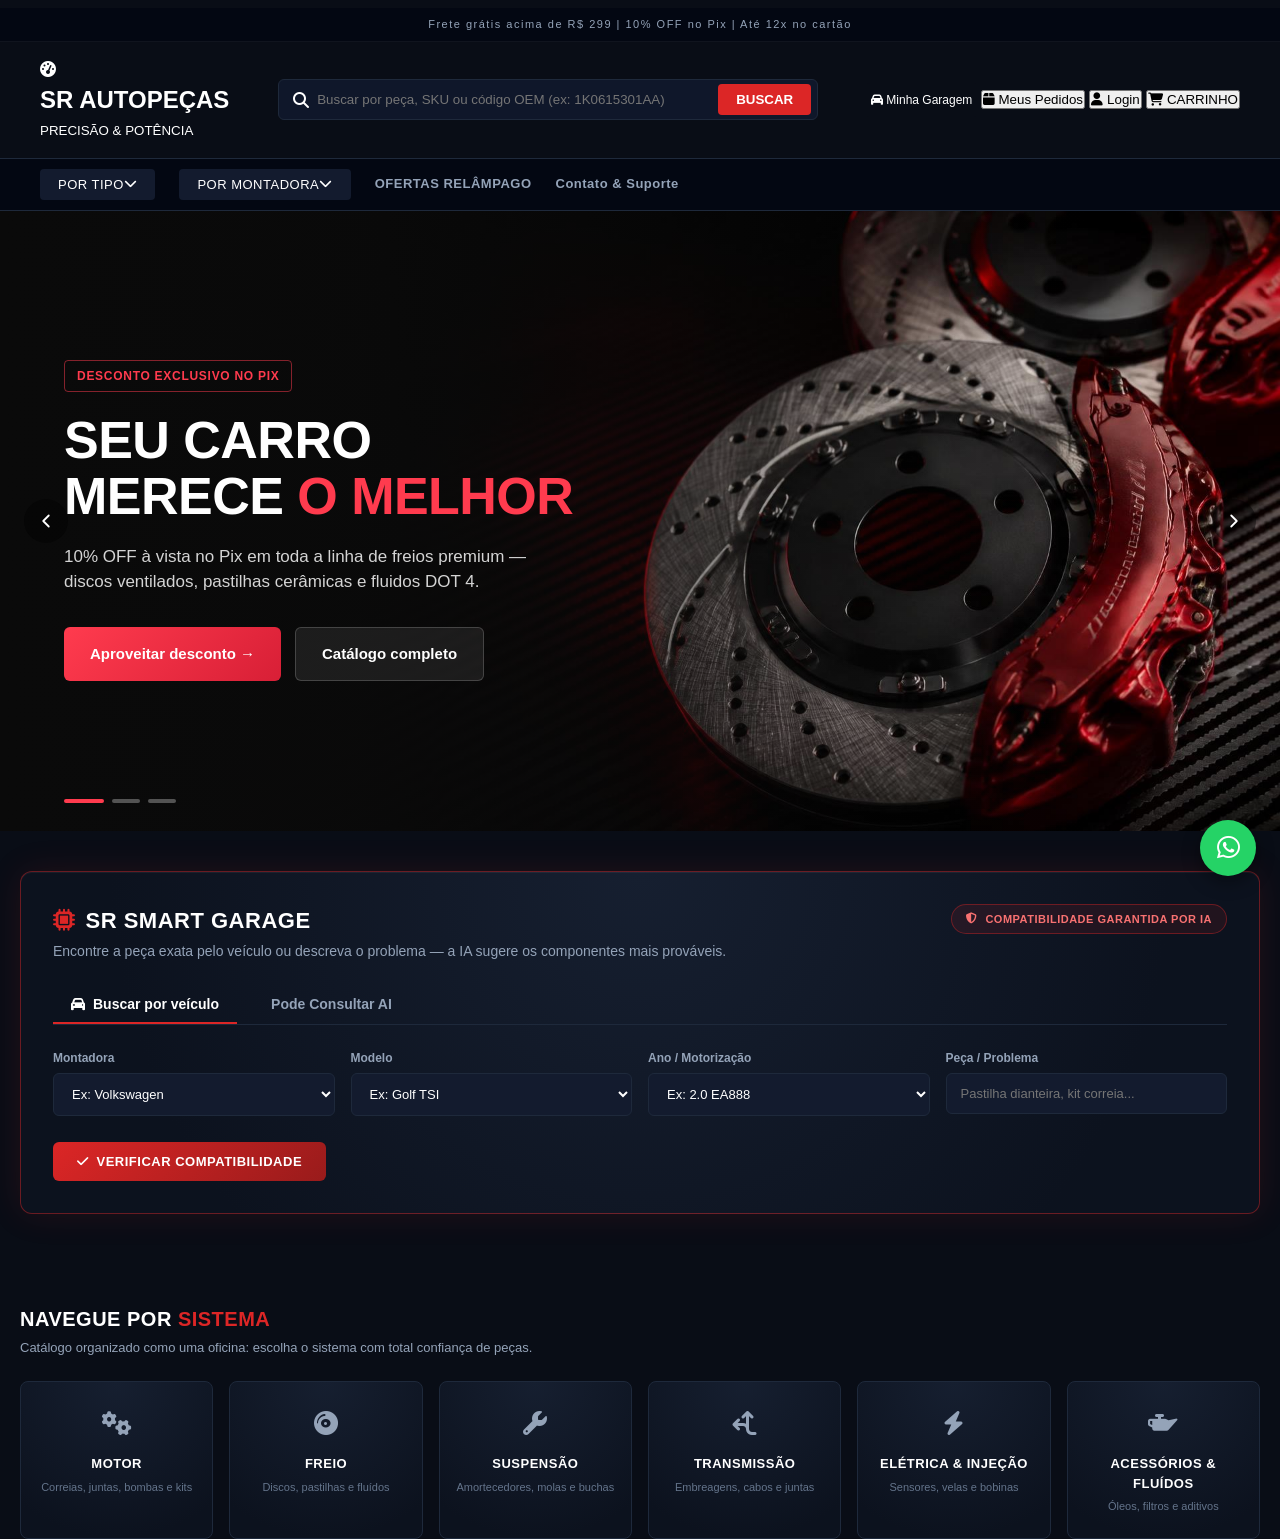
<file: index.html>
<!DOCTYPE html>
<html lang="en">
<head>
    <meta charset="UTF-8">
    <meta name="viewport" content="width=device-width, initial-scale=1.0">
    <link rel="stylesheet" href="style.css">
    <link rel="stylesheet" href="https://cdnjs.cloudflare.com/ajax/libs/font-awesome/6.5.1/css/all.min.css">
    <script src="./script.js" defer></script>
    <title>SR Autopeças</title>
</head>
<body>

  <div class="top-bar">
    <span> Frete grátis acima de R$ 299 | 10% OFF no Pix | Até 12x no cartão </span>
  </div>

  <header class="header">
    <div class="header-main">
      <div class="logo">
        <span class="logo-icon"><i class="fa-solid fa-gauge-high"></i></span>
        <div>
          <h2>SR <span>AUTOPEÇAS</span></h2>
          <small>PRECISÃO & POTÊNCIA</small>
        </div>
      </div>

      <div class="search-box">
        <i class="fa-solid fa-magnifying-glass"></i>
        <input type="text" placeholder="Buscar por peça, SKU ou código OEM (ex: 1K0615301AA)">
        <button class="btn-search">BUSCAR</button>
      </div>

      <nav class="user-actions">
        <button href="#" class="btn-garage"><i class="fa-solid fa-car"></i> Minha Garagem</button>
        <button href="#"><i class="fa-solid fa-box"></i> Meus Pedidos</button>
        <button href="#"><i class="fa-solid fa-user"></i> Login</button>
        <button href="#" class="btn-cart"><i class="fa-solid fa-cart-shopping"></i> CARRINHO</button>
      </nav>
    </div>

   <nav class="nav-bar">
  <!-- Dropdown 1: Por Tipo -->
  <div class="dropdown">
    <button class="dropdown-btn">
      POR TIPO <i class="fa-solid fa-chevron-down"></i>
    </button>
    
    <div class="dropdown-menu">
      <span class="dropdown-header">Categorias técnicas</span>
      
      <a href="#" class="dropdown-item">
        <strong>Motor</strong>
        <small>Correias, juntas, bombas e kits</small>
      </a>

      <a href="#" class="dropdown-item">
        <strong>Freios</strong>
        <small>Discos, pastilhas e fluídos</small>
      </a>

      <a href="#" class="dropdown-item">
        <strong>Suspensão</strong>
        <small>Amortecedores, molas, coxins</small>
      </a>

      <a href="#" class="dropdown-item">
        <strong>Transmissão</strong>
        <small>Embreagens e homocinéticas</small>
      </a>

      <a href="#" class="dropdown-item">
        <strong>Elétrica & Injeção</strong>
        <small>Velas, bobinas, sensores</small>
      </a>

      <a href="#" class="dropdown-item">
        <strong>Acessórios & Fluídos</strong>
        <small>Óleos, filtros e performance</small>
      </a>
    </div>
  </div>

  <!-- Dropdown 2: Por Montadora -->
  <div class="dropdown">
    <button class="dropdown-btn">
      POR MONTADORA <i class="fa-solid fa-chevron-down"></i>
    </button>
    
    <div class="dropdown-menu">
      <span class="dropdown-header">Montadoras atendidas</span>
      
      <a href="#" class="dropdown-item-simple">Volkswagen</a>
      <a href="#" class="dropdown-item-simple">Chevrolet</a>
      <a href="#" class="dropdown-item-simple">Fiat</a>
      <a href="#" class="dropdown-item-simple">Ford</a>
      <a href="#" class="dropdown-item-simple">Toyota</a>
      <a href="#" class="dropdown-item-simple">Honda</a>
      <a href="#" class="dropdown-item-simple">Hyundai</a>
      <a href="#" class="dropdown-item-simple">Renault</a>
      <a href="#" class="dropdown-item-simple">Jeep</a>
      <a href="#" class="dropdown-item-simple">Peugeot</a>
    </div>
  </div>

  
  <a href="#" class="nav-link text-red">OFERTAS RELÂMPAGO</a>
  <a href="#" class="nav-link">Contato & Suporte</a>
</nav>
  </header>





<section class="hero-carousel" id="heroCarousel">
 
 
  <div class="slide active" style="background-image: url('Assets/Carrosel-1.jpg');">
    <div class="slide-overlay"></div>
    <div class="slide-content">
      <span class="slide-tag">DESCONTO EXCLUSIVO NO PIX</span>
      <h1>SEU CARRO MERECE <span class="highlight">O MELHOR</span></h1>
      <p>10% OFF à vista no Pix em toda a linha de freios premium — discos ventilados, pastilhas cerâmicas e fluidos DOT 4.</p>
      <div class="slide-actions">
        <a href="#" class="btn btn-primary">Aproveitar desconto →</a>
        <a href="#" class="btn btn-secondary">Catálogo completo</a>
      </div>
    </div>
  </div>
 
 
  <div class="slide" style="background-image: url('Assets/Carrosel2.jpg');">
    <div class="slide-overlay"></div>
    <div class="slide-content">
      <span class="slide-tag">DESEMPENHO NA MEDIDA</span>
      <h1>SUSPENSÃO FIRME, <span class="highlight">DIREÇÃO CIRÚRGICA</span></h1>
      <p>Amortecedores pressurizados, kits de bieleta e coxins com envio no mesmo dia para todo o Brasil.</p>
      <div class="slide-actions">
        <a href="#" class="btn btn-primary">Ver kits de suspensão →</a>
        <a href="#" class="btn btn-secondary">Catálogo completo</a>
      </div>
    </div>
  </div>
 

  <div class="slide" style="background-image: url('Assets/Carrosel3.jpg');">
    <div class="slide-overlay"></div>
    <div class="slide-content">
      <span class="slide-tag">POTÊNCIA SOB CONTROLE</span>
      <h1>MAIS FORÇA, <span class="highlight">MAIS CONFIANÇA</span></h1>
      <p>Kits de motor e turbo com garantia de compatibilidade por IA e suporte técnico especializado.</p>
      <div class="slide-actions">
        <a href="#" class="btn btn-primary">Ver kits de motor →</a>
        <a href="#" class="btn btn-secondary">Catálogo completo</a>
      </div>
    </div>
  </div>
 
  
  <button class="arrow arrow-prev" id="prevBtn" aria-label="Slide anterior">
    <svg viewBox="0 0 24 24"><path d="M15 6l-6 6 6 6" fill="none" stroke="currentColor" stroke-width="2" stroke-linecap="round" stroke-linejoin="round"/></svg>
  </button>
  <button class="arrow arrow-next" id="nextBtn" aria-label="Próximo slide">
    <svg viewBox="0 0 24 24"><path d="M9 6l6 6-6 6" fill="none" stroke="currentColor" stroke-width="2" stroke-linecap="round" stroke-linejoin="round"/></svg>
  </button>
 
  <div class="dots" id="dots"></div>
 
</section>
 

<section class="smart-garage-section" id="smartGarage">
  <div class="smart-garage-card">
    
    <div class="sg-header">
      <div class="sg-title-box">
        <h2><i class="fa-solid fa-microchip text-red"></i> SR SMART GARAGE</h2>
        <p>Encontre a peça exata pelo veículo ou descreva o problema — a IA sugere os componentes mais prováveis.</p>
      </div>
      <div class="sg-badge-guarantee">
        <i class="fa-solid fa-shield-halved"></i> COMPATIBILIDADE GARANTIDA POR IA
      </div>
    </div>

    <div class="sg-tabs">
      <button class="sg-tab-btn active" data-tab="tab-veiculo">
        <i class="fa-solid fa-car"></i> Buscar por veículo
      </button>
      <button class="sg-tab-btn" data-tab="tab-ia">
        <i class="fa-solid fa-sparkles"></i> Pode Consultar AI
      </button>
    </div>

    <div class="sg-tab-content active" id="tab-veiculo">
      <form class="sg-form-grid" id="formVeiculo">
        <div class="sg-input-group">
          <label>Montadora</label>
          <select id="selectMontadora" required>
            <option value="">Ex: Volkswagen</option>
            <option value="chevrolet">Chevrolet</option>
            <option value="volkswagen">Volkswagen</option>
            <option value="fiat">Fiat</option>
            <option value="toyota">Toyota</option>
          </select>
        </div>

        <div class="sg-input-group">
          <label>Modelo</label>
          <select id="selectModelo" required>
            <option value="">Ex: Golf TSI</option>
            <option value="cruze">Cruze LT</option>
            <option value="golf">Golf 1.4 TSI</option>
            <option value="onix">Onix Turbo</option>
          </select>
        </div>

        <div class="sg-input-group">
          <label>Ano / Motorização</label>
          <select id="selectMotorizacao" required>
            <option value="">Ex: 2.0 EA888</option>
            <option value="1.4-turbo">1.4 Turbo</option>
            <option value="1.0-turbo">1.0 Turbo</option>
            <option value="2.0-ea888">2.0 EA888</option>
          </select>
        </div>

        <div class="sg-input-group">
          <label>Peça / Problema</label>
          <input type="text" placeholder="Pastilha dianteira, kit correia..." id="inputPecaVeiculo">
        </div>

        <div class="sg-form-actions">
          <button type="submit" class="btn-primary-action">
            <i class="fa-solid fa-check"></i> VERIFICAR COMPATIBILIDADE
          </button>
        </div>
      </form>
    </div>

    <div class="sg-tab-content" id="tab-ia">
      <div class="sg-ia-container">
        <label class="sg-ia-label">Descreva o sintoma do veículo</label>
        <div class="sg-ia-input-wrapper">
          <textarea 
            id="promptIa" 
            rows="2" 
            placeholder="Ex: Barulho metálico na suspensão dianteira ao passar em lombada"></textarea>
        </div>

        <div class="sg-quick-tags">
          <span>Escolha rápida ou recomendação técnica se passar na contramão:</span>
          <div class="tags-wrapper">
            <button type="button" class="quick-tag" data-query="Motor falhando na aceleração">Motor falhando na aceleração</button>
            <button type="button" class="quick-tag" data-query="Vibração no volante ao frear">Vibração no volante ao frear</button>
            <button type="button" class="quick-tag" data-query="Embreagem patinando">Embreagem patinando</button>
            <button type="button" class="quick-tag" data-query="Barulho metálico na suspensão dianteira">Barulho fino no freio</button>
          </div>
        </div>

        <div class="sg-form-actions">
          <button type="button" class="btn-primary-action" id="btnConsultarIa">
            <i class="fa-solid fa-wand-magic-sparkles"></i> CONSULTAR IA
          </button>
        </div>
      </div>
    </div>

    <div class="sg-results" id="sgResults" style="display: none;">
      <div class="sg-results-header">
        <span id="resultadoVeiculoContexto">Chevrolet Cruze LT 1.4 Turbo</span>
      </div>

      <div class="sg-cards-list" id="sgCardsList">
        </div>

      <div class="sg-suporte-cta" id="sgSuporteCta" style="display: none;">
        <p id="sgSuporteMensagem">Não encontramos uma peça com boa correspondência pro seu caso. Fale com um dos nossos especialistas.</p>
        <a href="#" target="_blank" rel="noopener" class="btn-whatsapp" id="sgSuporteLink">
          <i class="fa-brands fa-whatsapp"></i> Falar no WhatsApp
        </a>
      </div>
    </div>

  </div>
</section>

<div class="cart-drawer-overlay" id="cartOverlay"></div>
<aside class="cart-drawer" id="cartDrawer">
  <div class="cart-drawer-header">
    <h3><i class="fa-solid fa-cart-shopping text-red"></i> SEU CARRINHO</h3>
    <button class="cart-close-btn" id="closeCart">&times;</button>
  </div>

  <div class="cart-items" id="cartItemsList">
    </div>

  <div class="cart-drawer-footer">
    <div class="cart-summary-line">
      <span>Subtotal:</span>
      <span id="cartSubtotal">R$ 0,00</span>
    </div>
    <div class="cart-summary-line total">
      <span>TOTAL NO PIX:</span>
      <span class="text-red" id="cartTotalPix">R$ 0,00</span>
    </div>
    <button class="btn-checkout" id="btnFinalizarCompra">FINALIZAR COMPRA</button>
  </div>
</aside>

<section class="navegue-sistema">
  <div class="sistema-header">
    <h2>NAVEGUE POR <span>SISTEMA</span></h2>
    <p>Catálogo organizado como uma oficina: escolha o sistema com total confiança de peças.</p>
  </div>

  <div class="cards-sistemas">
    <!-- Card 1: Motor -->
    <a href="#" class="card-sistema">
      <div class="card-icon"><i class="fa-solid fa-gears"></i></div>
      <span class="card-title">MOTOR</span>
      <p class="card-desc">Correias, juntas, bombas e kits</p>
    </a>

    <!-- Card 2: Freio -->
    <a href="#" class="card-sistema">
      <div class="card-icon"><i class="fa-solid fa-compact-disc"></i></div>
      <span class="card-title">FREIO</span>
      <p class="card-desc">Discos, pastilhas e fluídos</p>
    </a>

    <!-- Card 3: Suspensão -->
    <a href="#" class="card-sistema">
      <div class="card-icon"><i class="fa-solid fa-wrench"></i></div>
      <span class="card-title">SUSPENSÃO</span>
      <p class="card-desc">Amortecedores, molas e buchas</p>
    </a>

    <!-- Card 4: Transmissão -->
    <a href="#" class="card-sistema">
      <div class="card-icon"><i class="fa-solid fa-arrows-split-up-and-left"></i></div>
      <span class="card-title">TRANSMISSÃO</span>
      <p class="card-desc">Embreagens, cabos e juntas</p>
    </a>

    <!-- Card 5: Elétrica & Injeção -->
    <a href="#" class="card-sistema">
      <div class="card-icon"><i class="fa-solid fa-bolt"></i></div>
      <span class="card-title">ELÉTRICA & INJEÇÃO</span>
      <p class="card-desc">Sensores, velas e bobinas</p>
    </a>

    <!-- Card 6: Acessórios & Fluídos -->
    <a href="#" class="card-sistema">
      <div class="card-icon"><i class="fa-solid fa-oil-can"></i></div>
      <span class="card-title">ACESSÓRIOS & FLUÍDOS</span>
      <p class="card-desc">Óleos, filtros e aditivos</p>
    </a>
  </div>
</section>
<a href="#" target="_blank" rel="noopener" class="whatsapp-float" id="whatsappFloat" aria-label="Atendimento técnico via WhatsApp">
  <i class="fa-brands fa-whatsapp"></i>
  <span class="whatsapp-float-tooltip">Atendimento técnico</span>
</a>

</body>
</html>
</file>
<file: style.css>
:root {
  --bg-main: #090d16;
  --bg-card: #0f172a;
  --bg-input: #131b2e;
  --red-primary: #dc2626;
  --red-hover: #b91c1c;
  --text-main: #ffffff;
  --text-muted: #94a3b8;
  --border-color: #1e293b;
  --font-family: 'Segoe UI', Roboto, Helvetica, sans-serif;
}

*{
    padding: 0%;
    margin: 0%;
    box-sizing: border-box;
}


.text-red {
  color: var(--red-primary);
}

body {
    background-color: var(--bg-main);
    color: var(--text-main);
     font-family: var(--font-family);
     line-height: 1.5;
     align-items: center;

}

.top-bar {

    background-color: #030712;
    text-align: center;
    margin-top: 8px;
    font-size: 11px;
    letter-spacing: 1.5px;
    color: var(--text-muted);
    padding: 8px 0;
    border-bottom: 1px solid rgba(255, 255, 255, 0.05);

}

.header-main{
display: flex;
justify-content: space-between;
align-items: center;
padding: 16px 40px;
border-bottom: 1px solid var(--border-color);
}

.search-box {

   display: flex;
  align-items: center;
  background-color: var(--bg-card);
  border: 1px solid var(--border-color);
  border-radius: 6px;
  padding: 4px 6px 4px 14px;
  width: 45%;
}

.search-box input{

    background-color: transparent;
    border: none;
    width: 100%;
    color: #ffffff;
    padding: 8px;
    outline: none;  /* outline: 0%; tira a liha de dentro da barra de pesquisa */
}

.btn-search{
    display: flex;
    align-items: center;
    background-color: var(--red-primary);
    color: #ffffff;
    width: 100px;
    cursor: pointer;
    padding: 8px 18px;
    text-align: center;
    border-radius: 4px;
    font-weight: bold;
    border: none;
}


.nav-bar{
    display: flex;

    border: none;
    background-color: #030712 ;
    align-items: center;
    gap: 24px;
    padding: 10px 40px;
    border-bottom: 1px solid #1e293b;
}


.nav-link {
  color: #94a3b8;
  text-decoration: none;
  font-size: 13px;
  font-weight: 700;
  letter-spacing: 0.5px;
  transition: color 0.2s;
}

.nav-link:hover {
  color: #ffffff;
}

.dropdown-btn{

    background-color: var(--bg-input);
    display: flex;
    color: #ffffff;
    letter-spacing: 0.5px;
    font: bold;
    font-size: 13px;
    border-radius: 4px;
    border: none;
    cursor: pointer;
    padding: 8px 18px;

    transition: background-color 0.3s ease, color 0.3s ease;
}

.dropdown-btn:hover{
    background-color: #94a3b8;

}

.dropdown {
  position: relative;
  display: inline-block;
}

.dropdown-menu {
  position: absolute;
  top: 100%;
  left: 0;
  width: 270px;
  background-color: #0f172a;
  border: 1px solid #1e293b;
  border-radius: 8px;
  padding: 12px 0;
  box-shadow: 0 10px 25px rgba(0, 0, 0, 0.6);
  z-index: 100;

  opacity: 0%;
  visibility: hidden;
  transform: translateY(8px);
  transition: all 0.2s ease-in-out;
}

.dropdown:hover .dropdown-menu {
  opacity: 1;
  visibility: visible;
  transform: translateY(0);
}


.dropdown-header {
  display: block;
  font-size: 13px;
  font-weight: 700;
  color: #f8fafc;
  padding: 6px 18px 10px;
  border-bottom: 1px solid #1e293b;
  margin-bottom: 6px;
}


.dropdown-item {
  display: flex;
  flex-direction: column;
  padding: 8px 18px;
  text-decoration: none;
  transition: background-color 0.2s;
}

.dropdown-item strong {
  color: #f1f5f9;
  font-size: 14px;
}

.dropdown-item small {
  color: #64748b;
  font-size: 11px;
  margin-top: 2px;
}

.dropdown-item:hover {
  background-color: #1e293b;
}

.dropdown-item:hover strong {
  color: #dc2626; 
}

/* Itens Simples (Apenas Nome da Montadora) */
.dropdown-item-simple {
  display: block;
  padding: 7px 18px;
  color: #cbd5e1;
  text-decoration: none;
  font-size: 13px;
  transition: all 0.2s;
}

.dropdown-item-simple:hover {
  background-color: #1e293b;
  color: #ffffff;
  padding-left: 22px; 
}

.btn-garage{

    background-color: var(--bg-main) ;
    color: #ffffff;
    font-size: 12px;
    padding: 10px 4px;
    border: 0.2px;
    border-radius: 3%;

    transition: background-color 0.3s ease, color 0.3s ease;
}

.btn-garage:hover{

  background-color: #1a2335; /* Fundo um pouco mais claro */
  border-color: var(--red-primary);
  box-shadow: 0 0 10px rgba(255, 59, 71, 0.15)
}

.hero-carousel {
  position: relative;
  width: 100%;
  height: 620px;
  overflow: hidden;
}

.slide {
  position: absolute;
  inset: 0;
  background-size: cover;
  background-position: center right;
  background-repeat: no-repeat;
  opacity: 0;
  visibility: hidden;
  transition: opacity 0.8s ease-in-out;
  display: flex;
  align-items: center;
}
 
.slide.active {
  opacity: 1;
  visibility: visible;
  z-index: 1;
}
 
/* Sombreamento para garantir legibilidade do texto sobre a foto */
.slide-overlay {
  position: absolute;
  inset: 0;
  background: linear-gradient(
    90deg,
    #0a0a0a 0%,
    rgba(10, 10, 10, 0.92) 28%,
    rgba(10, 10, 10, 0.55) 50%,
    rgba(10, 10, 10, 0.15) 68%,
    rgba(10, 10, 10, 0) 85%
  );
}
 
/* ---------- CONTEÚDO ---------- */
.slide-content {
  position: relative;
  z-index: 2;
  max-width: 640px;
  padding: 0 5vw;
  color: #fff;
}
 
.slide-tag {
  display: inline-block;
  font-size: 12px;
  font-weight: 700;
  letter-spacing: 0.06em;
  color: #ff3b4e;
  border: 1px solid rgba(255, 59, 78, 0.5);
  padding: 6px 12px;
  border-radius: 4px;
  margin-bottom: 20px;
}
 
.slide-content h1 {
  font-size: 52px;
  line-height: 1.08;
  font-weight: 900;
  text-transform: uppercase;
  letter-spacing: -0.01em;
  margin-bottom: 20px;
}
 
.slide-content h1 .highlight {
  color: #ff3b4e;
}
 
.slide-content p {
  font-size: 17px;
  line-height: 1.5;
  color: #d4d4d4;
  max-width: 480px;
  margin-bottom: 32px;
}
 
.slide-actions {
  display: flex;
  gap: 14px;
  flex-wrap: wrap;
}
 
.btn {
  display: inline-flex;
  align-items: center;
  gap: 8px;
  padding: 15px 26px;
  border-radius: 6px;
  font-size: 15px;
  font-weight: 700;
  text-decoration: none;
  white-space: nowrap;
  transition: transform 0.15s ease, background 0.2s ease;
}
 
.btn-primary {
  background: linear-gradient(135deg, #ff3b4e, #d81f36);
  color: #fff;
}
 
.btn-primary:hover {
  transform: translateY(-2px);
}
 
.btn-secondary {
  background: rgba(255, 255, 255, 0.08);
  color: #fff;
  border: 1px solid rgba(255, 255, 255, 0.18);
}
 
.btn-secondary:hover {
  background: rgba(255, 255, 255, 0.14);
}
 
/* ---------- SETAS ---------- */
.arrow {
  position: absolute;
  top: 50%;
  transform: translateY(-50%);
  z-index: 3;
  width: 44px;
  height: 44px;
  border: none;
  border-radius: 50%;
  background: rgba(0, 0, 0, 0.45);
  color: #fff;
  display: flex;
  align-items: center;
  justify-content: center;
  cursor: pointer;
  transition: background 0.2s ease;
}
 
.arrow:hover {
  background: rgba(255, 59, 78, 0.85);
}
 
.arrow svg {
  width: 22px;
  height: 22px;
}
 
.arrow-prev {
  left: 24px;
}
 
.arrow-next {
  right: 24px;
}
 
/* ---------- DOTS ---------- */
.dots {
  position: absolute;
  left: 5vw;
  bottom: 28px;
  z-index: 3;
  display: flex;
  gap: 8px;
}
 
.dot {
  width: 28px;
  height: 4px;
  border-radius: 2px;
  background: rgba(255, 255, 255, 0.3);
  border: none;
  cursor: pointer;
  padding: 0;
  transition: background 0.2s ease, width 0.2s ease;
}
 
.dot.active {
  background: #ff3b4e;
  width: 40px;
}

@media (max-width: 900px) {
  .hero-carousel {
    height: 560px;
  }
  .slide {
    background-position: center 65%;
  }
  .slide-overlay {
    background: linear-gradient(
      180deg,
      rgba(10, 10, 10, 0.4) 0%,
      rgba(10, 10, 10, 0.85) 55%,
      #0a0a0a 100%
    );
  }
  .slide-content {
    max-width: 100%;
    align-self: flex-end;
    padding: 0 24px 90px;
  }
  .slide {
    align-items: flex-end;
  }
  .slide-content h1 {
    font-size: 34px;
  }
  .arrow {
    width: 36px;
    height: 36px;
  }
}
 
@media (max-width: 480px) {
  .slide-content h1 {
    font-size: 28px;
  }
  .slide-content p {
    font-size: 15px;
  }
  .btn {
    padding: 13px 20px;
    font-size: 14px;
  }
}

 

.smart-garage-section {
  width: 100%;
  display: flex;
  justify-content: center;
  padding: 40px 20px;
  background-color: var(--bg-main);
}

.smart-garage-card {
  width: 100%;
  max-width: 1320px;
  background: radial-gradient(circle at 50% 0%, #161f30 0%, #0c121e 75%);
  border: 1px solid rgba(220, 38, 38, 0.45);
  border-radius: 12px;
  box-shadow: 0 0 35px rgba(220, 38, 38, 0.12), inset 0 1px 0 rgba(255, 255, 255, 0.05);
  padding: 32px;
}

/* Header do Componente */
.sg-header {
  display: flex;
  justify-content: space-between;
  align-items: flex-start;
  gap: 20px;
  margin-bottom: 24px;
}

.sg-title-box h2 {
  font-size: 22px;
  font-weight: 800;
  letter-spacing: 0.5px;
  display: flex;
  align-items: center;
  gap: 10px;
}

.sg-title-box p {
  color: var(--text-muted);
  font-size: 14px;
  margin-top: 4px;
}

.sg-badge-guarantee {
  background: rgba(220, 38, 38, 0.1);
  border: 1px solid rgba(220, 38, 38, 0.4);
  color: #f87171;
  font-size: 11px;
  font-weight: 700;
  letter-spacing: 0.5px;
  padding: 6px 14px;
  border-radius: 20px;
  display: flex;
  align-items: center;
  gap: 8px;
  white-space: nowrap;
}

/* Tabs */
.sg-tabs {
  display: flex;
  gap: 8px;
  border-bottom: 1px solid var(--border-color);
  margin-bottom: 24px;
}

.sg-tab-btn {
  background: transparent;
  border: none;
  color: var(--text-muted);
  font-size: 14px;
  font-weight: 700;
  padding: 10px 18px;
  cursor: pointer;
  display: flex;
  align-items: center;
  gap: 8px;
  border-bottom: 2px solid transparent;
  transition: all 0.2s ease;
}

.sg-tab-btn:hover {
  color: #fff;
}

.sg-tab-btn.active {
  color: #fff;
  border-bottom-color: var(--red-primary);
}

.sg-tab-content {
  display: none;
}

.sg-tab-content.active {
  display: block;
}

/* Grid de Filtros */
.sg-form-grid {
  display: grid;
  grid-template-columns: repeat(4, 1fr);
  gap: 16px;
}

.sg-input-group {
  display: flex;
  flex-direction: column;
  gap: 6px;
}

.sg-input-group label {
  font-size: 12px;
  font-weight: 600;
  color: var(--text-muted);
}

.sg-input-group select,
.sg-input-group input,
.sg-ia-input-wrapper textarea {
  background-color: var(--bg-input);
  border: 1px solid var(--border-color);
  border-radius: 6px;
  color: #fff;
  padding: 12px 14px;
  font-size: 13px;
  outline: none;
  font-family: inherit;
  transition: border-color 0.2s ease;
}

.sg-input-group select:focus,
.sg-input-group input:focus,
.sg-ia-input-wrapper textarea:focus {
  border-color: var(--red-primary);
}

.sg-form-actions {
  grid-column: 1 / -1;
  margin-top: 10px;
}

.btn-primary-action {
  background: linear-gradient(135deg, var(--red-primary), #991b1b);
  border: none;
  color: #fff;
  font-weight: 700;
  font-size: 13px;
  padding: 12px 24px;
  border-radius: 6px;
  cursor: pointer;
  display: inline-flex;
  align-items: center;
  gap: 8px;
  letter-spacing: 0.5px;
  transition: opacity 0.2s, transform 0.1s;
}

.btn-primary-action:hover {
  opacity: 0.92;
  transform: translateY(-1px);
}

/* Painel de IA */
.sg-ia-container {
  display: flex;
  flex-direction: column;
  gap: 12px;
}

.sg-ia-label {
  font-size: 13px;
  font-weight: 600;
  color: var(--text-muted);
}

.sg-ia-input-wrapper textarea {
  width: 100%;
  resize: none;
}

.sg-quick-tags {
  display: flex;
  flex-direction: column;
  gap: 8px;
  margin-top: 4px;
}

.sg-quick-tags span {
  font-size: 11px;
  color: #64748b;
}

.tags-wrapper {
  display: flex;
  flex-wrap: wrap;
  gap: 8px;
}

.quick-tag {
  background: #0b111c;
  border: 1px solid var(--border-color);
  color: var(--text-muted);
  font-size: 12px;
  padding: 6px 12px;
  border-radius: 4px;
  cursor: pointer;
  transition: all 0.2s ease;
}

.quick-tag:hover {
  color: #fff;
  border-color: var(--red-primary);
  background: rgba(220, 38, 38, 0.1);
}

/* Listagem de Resultados da Peça */
.sg-results {
  margin-top: 28px;
  border-top: 1px solid var(--border-color);
  padding-top: 20px;
}

.sg-results-header {
  font-size: 13px;
  color: var(--text-muted);
  margin-bottom: 16px;
}

.sg-results-header strong {
  color: #fff;
}

.sg-cards-list {
  display: flex;
  flex-direction: column;
  gap: 12px;
}

.sg-product-row {
  display: flex;
  align-items: center;
  justify-content: space-between;
  background: #0d1524;
  border: 1px solid var(--border-color);
  border-radius: 8px;
  padding: 14px 20px;
  transition: border-color 0.2s ease;
}

.sg-product-row:hover {
  border-color: rgba(220, 38, 38, 0.5);
}

.sg-product-info {
  display: flex;
  align-items: center;
  gap: 16px;
}

.sg-product-thumb {
  width: 48px;
  height: 48px;
  border-radius: 6px;
  background: #1e293b;
  display: flex;
  align-items: center;
  justify-content: center;
  font-size: 20px;
  color: var(--text-muted);
}

.sg-product-details h4 {
  font-size: 15px;
  color: #fff;
  margin-bottom: 3px;
}

.sg-product-details small {
  color: #64748b;
  font-size: 12px;
}

.sg-product-action {
  display: flex;
  align-items: center;
  gap: 20px;
}

.sg-product-price {
  font-size: 18px;
  font-weight: 800;
  color: #fff;
}

.btn-buy {
  background: var(--red-primary);
  border: none;
  color: #fff;
  font-size: 12px;
  font-weight: 700;
  padding: 8px 16px;
  border-radius: 4px;
  cursor: pointer;
  transition: background-color 0.2s;
}

.btn-buy:hover {
  background: var(--red-hover);
}

/* Drawer / Sidebar do Carrinho */
.cart-drawer-overlay {
  position: fixed;
  inset: 0;
  background: rgba(0, 0, 0, 0.7);
  z-index: 998;
  opacity: 0;
  visibility: hidden;
  transition: all 0.3s ease;
}

.cart-drawer-overlay.active {
  opacity: 1;
  visibility: visible;
}

.cart-drawer {
  position: fixed;
  top: 0;
  right: 0;
  width: 380px;
  max-width: 90vw;
  height: 100vh;
  background: #0c121e;
  border-left: 1px solid var(--border-color);
  z-index: 999;
  display: flex;
  flex-direction: column;
  transform: translateX(100%);
  transition: transform 0.3s cubic-bezier(0.4, 0, 0.2, 1);
  padding: 24px;
}

.cart-drawer.active {
  transform: translateX(0);
}

.cart-drawer-header {
  display: flex;
  justify-content: space-between;
  align-items: center;
  padding-bottom: 16px;
  border-bottom: 1px solid var(--border-color);
}

.cart-close-btn {
  background: none;
  border: none;
  color: var(--text-muted);
  font-size: 28px;
  cursor: pointer;
}

.cart-items {
  flex: 1;
  overflow-y: auto;
  padding: 16px 0;
  display: flex;
  flex-direction: column;
  gap: 12px;
}

.cart-item {
  display: flex;
  justify-content: space-between;
  background: var(--bg-input);
  padding: 12px;
  border-radius: 6px;
  font-size: 13px;
}

.cart-item-title {
  font-weight: 600;
  margin-bottom: 4px;
}

.cart-drawer-footer {
  border-top: 1px solid var(--border-color);
  padding-top: 16px;
}

.cart-summary-line {
  display: flex;
  justify-content: space-between;
  font-size: 14px;
  color: var(--text-muted);
  margin-bottom: 6px;
}

.cart-summary-line.total {
  font-size: 18px;
  font-weight: 800;
  color: #fff;
  margin: 12px 0;
}

.btn-checkout {
  width: 100%;
  padding: 14px;
  background: var(--red-primary);
  color: #fff;
  border: none;
  font-weight: 800;
  border-radius: 6px;
  cursor: pointer;
}

/* Responsividade */
@media (max-width: 900px) {
  .sg-form-grid {
    grid-template-columns: 1fr 1fr;
  }
}

@media (max-width: 600px) {
  .sg-form-grid {
    grid-template-columns: 1fr;
  }
  .sg-header {
    flex-direction: column;
  }
  .sg-product-row {
    flex-direction: column;
    align-items: flex-start;
    gap: 12px;
  }
  .sg-product-action {
    width: 100%;
    justify-content: space-between;
  }
}


/* Container da Seção */
.navegue-sistema {
  max-width: 1320px;
  margin: 50px auto 0 auto;
  padding: 0 20px;
}

.sistema-header {
  margin-bottom: 24px;
}

.sistema-header h2 {
  font-size: 20px;
  font-weight: 900;
  letter-spacing: 0.5px;
}

.sistema-header h2 span {
  color: var(--red-primary);
}

.sistema-header p {
  color: var(--text-muted);
  font-size: 13px;
  margin-top: 4px;
}

/* Grid de Cards alinhados lado a lado */
.cards-sistemas {
  display: grid;
  grid-template-columns: repeat(6, 1fr);
  gap: 16px;
}

/* Card Individual */
.card-sistema {
  display: flex;
  flex-direction: column;
  align-items: center;
  text-align: center;
  padding: 24px 16px;
  border-radius: 8px;
  text-decoration: none;
  background: radial-gradient(circle at 50% 0%, #161f30 0%, #0c121e 85%);
  border: 1px solid var(--border-color);
  cursor: pointer;

  /* Transição combinada: movimento + cores */
  transition: transform 0.18s cubic-bezier(0.4, 0, 0.2, 1),
              background-color 0.2s ease,
              border-color 0.2s ease,
              box-shadow 0.2s ease;
}

.card-icon {
  font-size: 24px;
  color: var(--text-muted);
  margin-bottom: 12px;
  transition: color 0.2s ease;
}

.card-title {
  color: #ffffff;
  font-size: 13px;
  font-weight: 800;
  letter-spacing: 0.5px;
  margin-bottom: 6px;
  transition: color 0.2s ease;
}

.card-desc {
  color: #64748b;
  font-size: 11px;
  line-height: 1.4;
  margin: 0;
}

/* Efeito Hover: Saltinho + Transição Vermelha */
.card-sistema:hover {
  transform: translateY(-4px);
  border-color: rgba(220, 38, 38, 0.6);
  background: radial-gradient(circle at 50% 0%, #201318 0%, #0e111a 85%);
  box-shadow: 0 8px 20px rgba(220, 38, 38, 0.15);
}

.card-sistema:hover .card-icon,
.card-sistema:hover .card-title {
  color: var(--red-primary);
}

.card-sistema:active {
  transform: translateY(-1px);
}

/* Responsividade para telas menores */
@media (max-width: 1024px) {
  .cards-sistemas {
    grid-template-columns: repeat(3, 1fr);
  }
}

@media (max-width: 600px) {
  .cards-sistemas {
    grid-template-columns: repeat(2, 1fr);
  }
}
/* ==========================================================================
   WhatsApp — botão flutuante + CTA de suporte dentro dos resultados da IA
   ========================================================================== */
.whatsapp-float {
  position: fixed;
  right: 24px;
  bottom: 24px;
  width: 56px;
  height: 56px;
  border-radius: 50%;
  background: #25D366;
  color: #ffffff;
  display: flex;
  align-items: center;
  justify-content: center;
  font-size: 26px;
  text-decoration: none;
  box-shadow: 0 6px 18px rgba(0, 0, 0, 0.4);
  z-index: 500;
  transition: transform 0.2s ease;
}

.whatsapp-float:hover {
  transform: translateY(-3px);
}

.whatsapp-float-tooltip {
  position: absolute;
  right: 68px;
  bottom: 16px;
  background: #0f172a;
  border: 1px solid var(--border-color);
  color: #ffffff;
  font-size: 12px;
  font-weight: 600;
  padding: 8px 14px;
  border-radius: 6px;
  white-space: nowrap;
  opacity: 0;
  visibility: hidden;
  transform: translateX(6px);
  transition: all 0.2s ease;
}

.whatsapp-float:hover .whatsapp-float-tooltip {
  opacity: 1;
  visibility: visible;
  transform: translateX(0);
}

.sg-suporte-cta {
  margin-top: 16px;
  padding: 16px 20px;
  background: rgba(37, 211, 102, 0.08);
  border: 1px solid rgba(37, 211, 102, 0.4);
  border-radius: 8px;
  display: flex;
  align-items: center;
  justify-content: space-between;
  gap: 16px;
  flex-wrap: wrap;
}

.sg-suporte-cta p {
  color: var(--text-muted);
  font-size: 13px;
  margin: 0;
  flex: 1;
  min-width: 200px;
}

.btn-whatsapp {
  display: inline-flex;
  align-items: center;
  gap: 8px;
  background: #25D366;
  color: #ffffff;
  text-decoration: none;
  font-size: 13px;
  font-weight: 700;
  padding: 10px 18px;
  border-radius: 6px;
  white-space: nowrap;
  transition: opacity 0.2s ease;
}

.btn-whatsapp:hover {
  opacity: 0.9;
}

@media (max-width: 600px) {
  .whatsapp-float {
    right: 16px;
    bottom: 16px;
    width: 50px;
    height: 50px;
    font-size: 22px;
  }
}
</file>
